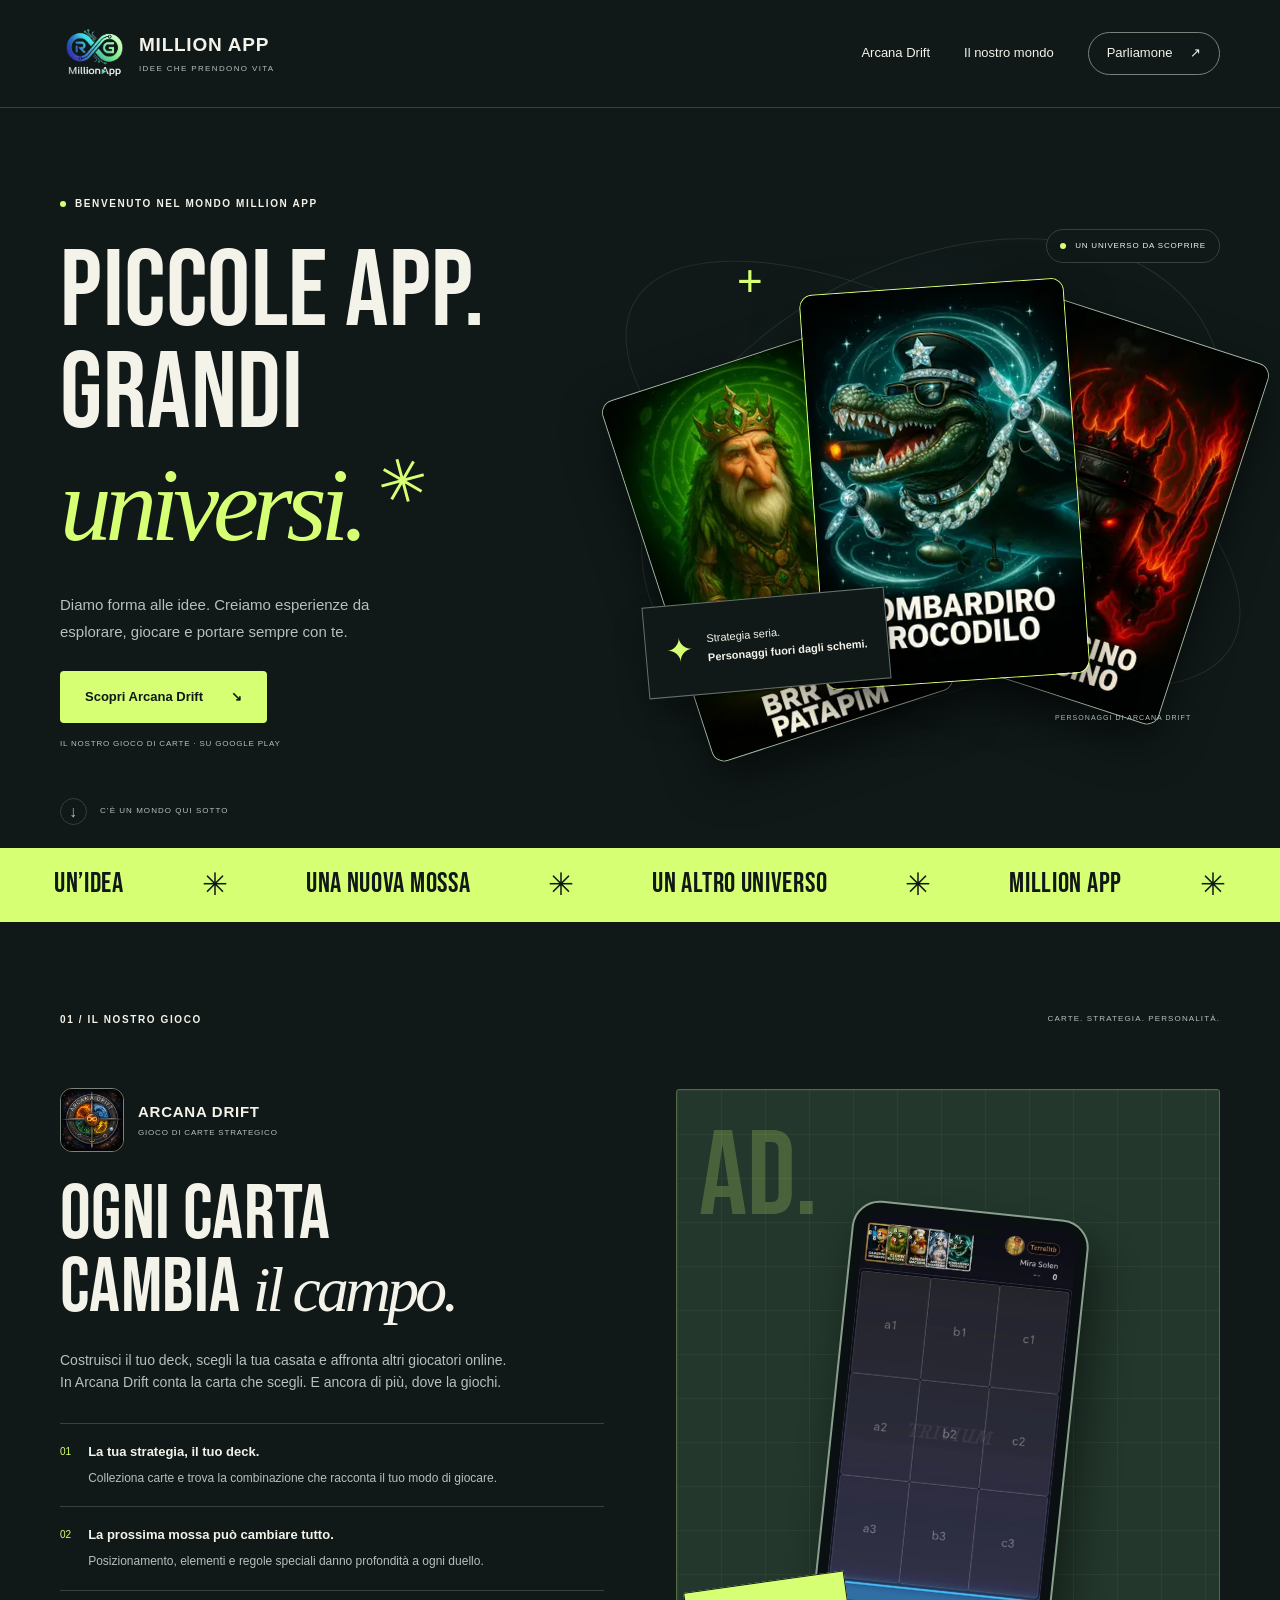
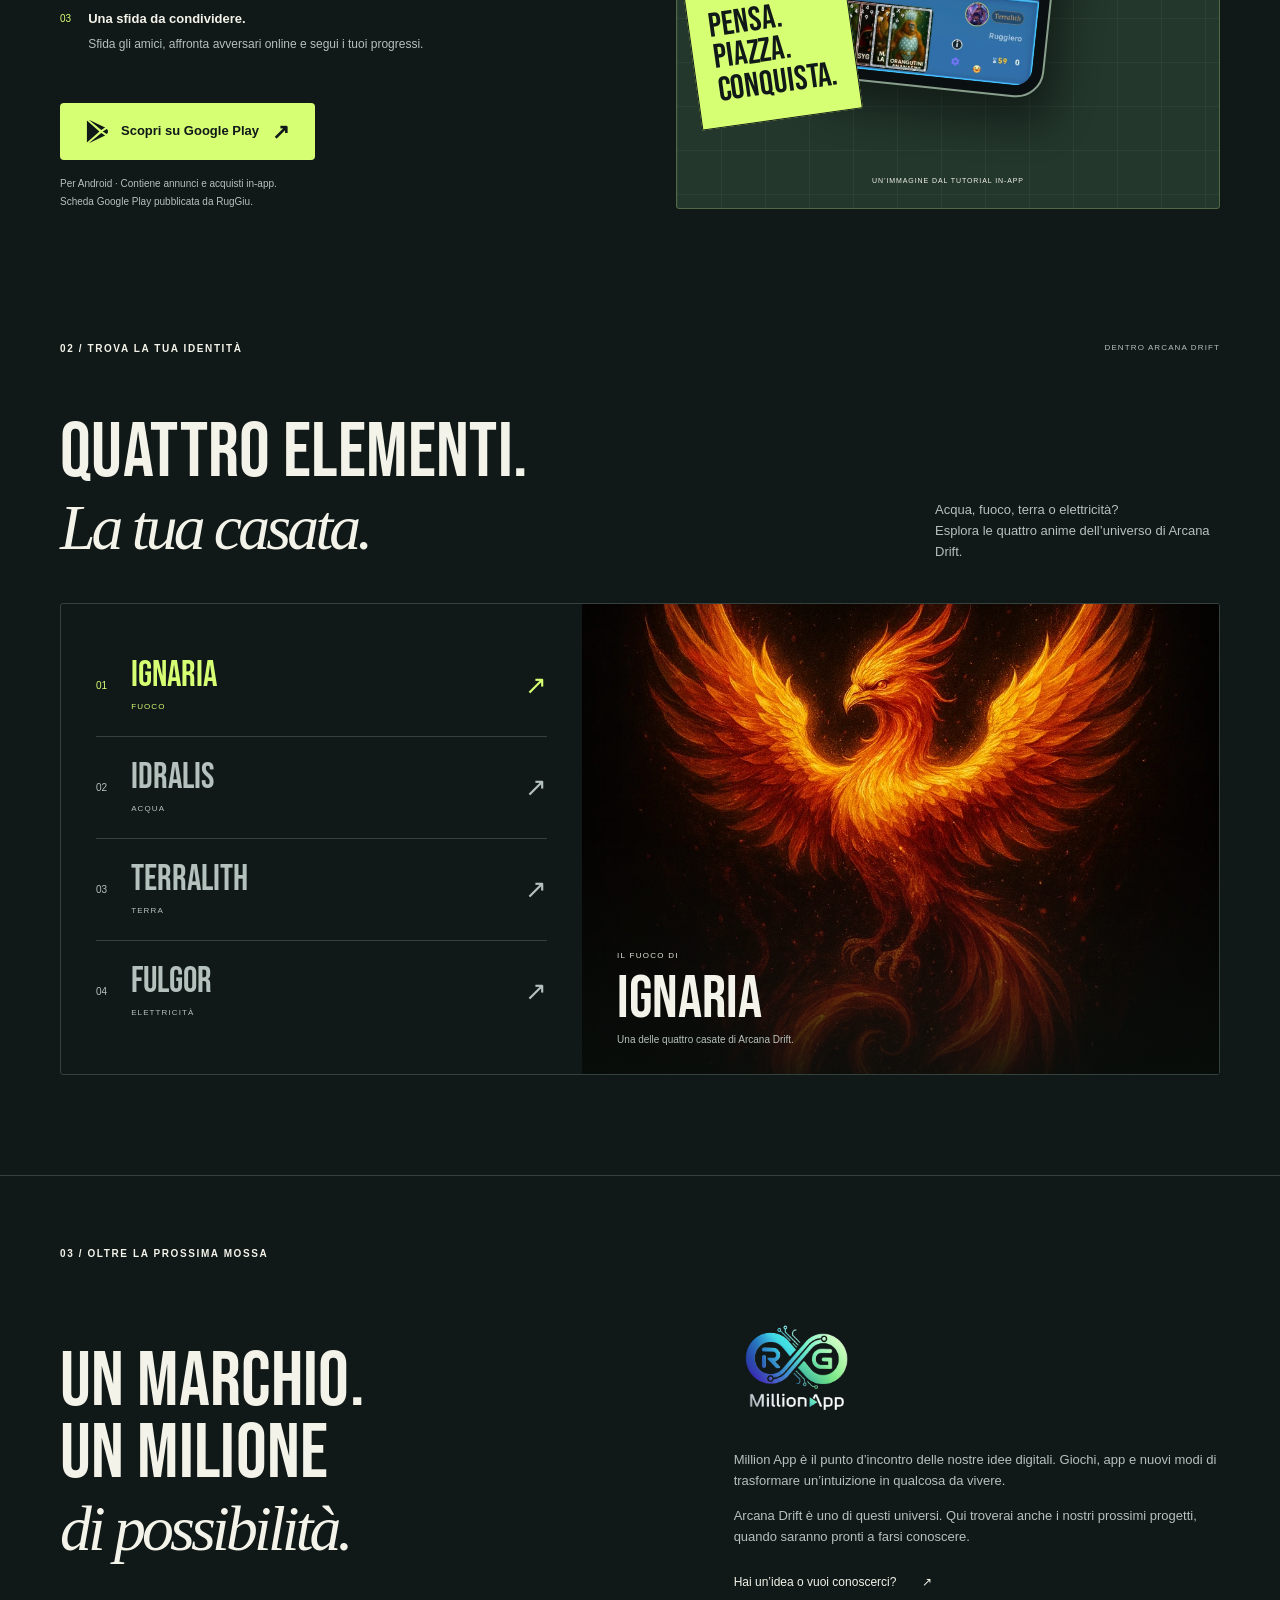
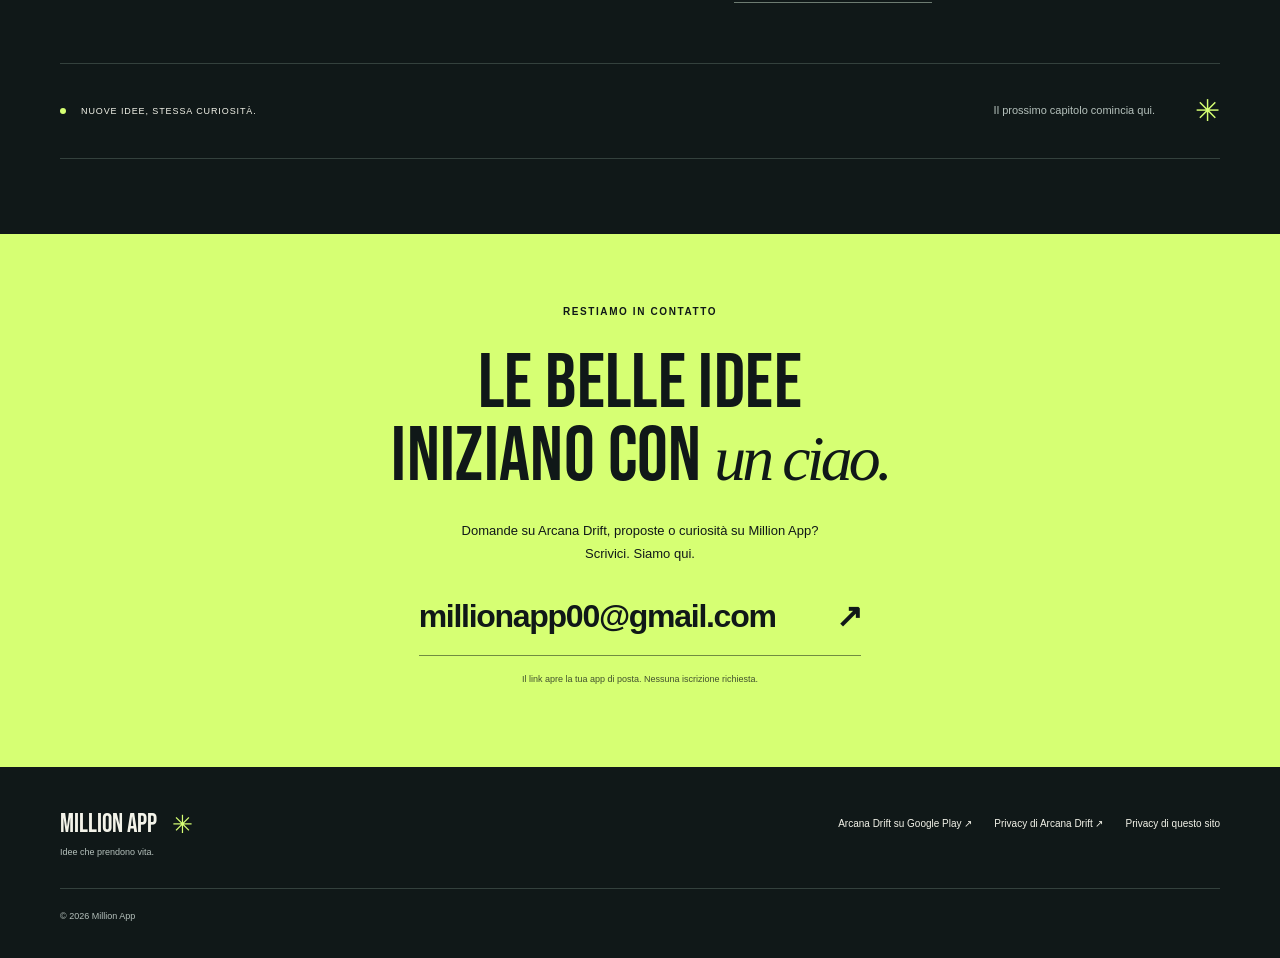
<file: index.html>
<!doctype html>
<html lang="it">
<head>
  <meta charset="utf-8">
  <meta name="viewport" content="width=device-width, initial-scale=1">
  <meta name="theme-color" content="#101818">
  <title>Million App (MillionApp) — Arcana Drift e nuove app</title>
  <meta name="description" content="Scopri Million App e Arcana Drift: carte, casate elementali e duelli strategici online. Un universo da esplorare, una mossa alla volta.">
  <meta property="og:title" content="Million App — Piccole app. Grandi universi.">
  <meta property="og:description" content="Entra nell’universo di Arcana Drift. Scopri il gioco di carte strategico di Million App su Google Play.">
  <meta property="og:type" content="website">
  <meta property="og:site_name" content="Million App">
  <meta property="og:url" content="https://ruggiu-arcana.github.io/millionapp/">
  <meta property="og:image" content="https://ruggiu-arcana.github.io/millionapp/assets/million-app.png">
  <meta property="og:image:alt" content="Logo Million App">
  <link rel="canonical" href="https://ruggiu-arcana.github.io/millionapp/">
  <link rel="icon" href="assets/million-app.png" type="image/png">
  <link rel="preload" href="assets/BebasNeue-Regular.ttf" as="font" type="font/ttf" crossorigin>
  <link rel="stylesheet" href="styles.css">
  <script src="app.js" defer></script>
</head>
<body>
  <a class="skip-link" href="#main">Vai al contenuto</a>
  <header class="header">
    <a class="brand" href="#" aria-label="Million App, inizio pagina">
      <img src="assets/million-app.png" alt="" width="78" height="78">
      <span>MILLION APP<span class="brand-sub">IDEE CHE PRENDONO VITA</span></span>
    </a>
    <nav aria-label="Navigazione principale">
      <a href="#arcana-drift">Arcana Drift</a>
      <a href="#studio">Il nostro mondo</a>
      <a class="nav-contact" href="#contatti">Parliamone <span aria-hidden="true">↗</span></a>
    </nav>
  </header>

  <main id="main">
    <section class="hero section-wrap" aria-labelledby="hero-title">
      <div class="hero-copy">
        <p class="eyebrow"><span class="status-dot"></span> BENVENUTO NEL MONDO MILLION APP</p>
        <h1 id="hero-title">Piccole app.<br>Grandi<br><em>universi.</em><span class="title-star" aria-hidden="true">✳</span></h1>
        <p class="hero-description">Diamo forma alle idee. Creiamo esperienze da esplorare, giocare e portare sempre con te.</p>
        <a class="button button-lime" href="#arcana-drift">Scopri Arcana Drift <span aria-hidden="true">↘</span></a>
        <p class="hero-note">IL NOSTRO GIOCO DI CARTE · SU GOOGLE PLAY</p>
      </div>
      <div class="hero-art" aria-label="Illustrazioni dei personaggi di Arcana Drift">
        <div class="orbit orbit-one" aria-hidden="true"></div><div class="orbit orbit-two" aria-hidden="true"></div>
        <span class="art-plus" aria-hidden="true">+</span>
        <div class="floating-label"><span class="status-dot"></span> UN UNIVERSO DA SCOPRIRE</div>
        <img class="character character-left" src="assets/patapim.webp" alt="Brr Brr Patapim" width="270" height="405">
        <img class="character character-right" src="assets/cappuccino.webp" alt="Cappuccino Assassino" width="270" height="405">
        <img class="character character-center" src="assets/bombardiro.webp" alt="Bombardiro Crocodilo" width="270" height="405" fetchpriority="high">
        <div class="art-label"><span class="mini-star" aria-hidden="true">✦</span><span>Strategia seria.<br><strong>Personaggi fuori dagli schemi.</strong></span></div>
        <span class="art-caption">PERSONAGGI DI ARCANA DRIFT</span>
      </div>
      <a class="scroll-hint" href="#arcana-drift"><span aria-hidden="true">↓</span> C’È UN MONDO QUI SOTTO</a>
    </section>

    <div class="ticker" aria-hidden="true"><span>UN’IDEA</span><b>✳</b><span>UNA NUOVA MOSSA</span><b>✳</b><span>UN ALTRO UNIVERSO</span><b>✳</b><span>MILLION APP</span><b>✳</b></div>

    <section class="featured section-wrap" id="arcana-drift" aria-labelledby="game-title">
      <div class="section-heading"><p class="eyebrow">01 / IL NOSTRO GIOCO</p><span class="small-label">CARTE. STRATEGIA. PERSONALITÀ.</span></div>
      <div class="game-layout">
        <div class="game-copy">
          <div class="app-identity"><img src="assets/arcana-emblem.jpg" alt="Emblema di Arcana Drift" width="64" height="64" loading="lazy"><span>ARCANA DRIFT<small>GIOCO DI CARTE STRATEGICO</small></span></div>
          <h2 id="game-title">Ogni carta<br>cambia <em>il campo.</em></h2>
          <p>Costruisci il tuo deck, scegli la tua casata e affronta altri giocatori online. In Arcana Drift conta la carta che scegli. E ancora di più, dove la giochi.</p>
          <ul class="game-features">
            <li><span aria-hidden="true">01</span><div><h3>La tua strategia, il tuo deck.</h3><p>Colleziona carte e trova la combinazione che racconta il tuo modo di giocare.</p></div></li>
            <li><span aria-hidden="true">02</span><div><h3>La prossima mossa può cambiare tutto.</h3><p>Posizionamento, elementi e regole speciali danno profondità a ogni duello.</p></div></li>
            <li><span aria-hidden="true">03</span><div><h3>Una sfida da condividere.</h3><p>Sfida gli amici, affronta avversari online e segui i tuoi progressi.</p></div></li>
          </ul>
          <a class="button button-lime play-link" href="https://play.google.com/store/apps/details?id=com.millionapp.arcana_drift&amp;hl=it" target="_blank" rel="noopener noreferrer"><svg viewBox="0 0 24 26" aria-hidden="true" width="23" height="25"><path fill="currentColor" d="M2 1.5v23L15 13 2 1.5Zm2-.7 13 10.6 4-2.6L4 .8Zm0 24.4 17-8-4-2.6L4 25.2ZM18.5 13l4.2 2.6c1.7-1 1.7-4.2 0-5.2L18.5 13Z"/></svg><span>Scopri su Google Play</span><span aria-hidden="true">↗</span></a>
          <p class="store-note">Per Android · Contiene annunci e acquisti in-app.<br>Scheda Google Play pubblicata da RugGiu.</p>
        </div>
        <div class="game-visual">
          <span class="visual-number" aria-hidden="true">AD.</span>
          <figure class="phone"><div class="phone-top" aria-hidden="true"></div><img src="assets/gameplay.webp" width="576" height="1228" alt="Immagine del tutorial di Arcana Drift: carte, griglia di gioco e giocatori" loading="lazy"></figure>
          <span class="visual-sticker">PENSA.<br>PIAZZA.<br><em>CONQUISTA.</em></span>
          <p class="image-caption">UN’IMMAGINE DAL TUTORIAL IN-APP</p>
        </div>
      </div>
    </section>

    <section class="houses section-wrap" aria-labelledby="houses-title">
      <div class="section-heading"><p class="eyebrow">02 / TROVA LA TUA IDENTITÀ</p><span class="small-label">DENTRO ARCANA DRIFT</span></div>
      <div class="houses-intro"><h2 id="houses-title">Quattro elementi.<br><em>La tua casata.</em></h2><p>Acqua, fuoco, terra o elettricità?<br>Esplora le quattro anime dell’universo di Arcana Drift.</p></div>
      <div class="house-explorer">
        <div class="house-tabs" role="tablist" aria-label="Casate di Arcana Drift" aria-orientation="vertical">
          <button type="button" role="tab" id="tab-ignaria" aria-controls="house-panel" aria-selected="true" data-house="ignaria"><span class="house-index">01</span><span>Ignaria<small>FUOCO</small></span><span aria-hidden="true">↗</span></button>
          <button type="button" role="tab" id="tab-idralis" aria-controls="house-panel" aria-selected="false" tabindex="-1" data-house="idralis"><span class="house-index">02</span><span>Idralis<small>ACQUA</small></span><span aria-hidden="true">↗</span></button>
          <button type="button" role="tab" id="tab-terralith" aria-controls="house-panel" aria-selected="false" tabindex="-1" data-house="terralith"><span class="house-index">03</span><span>Terralith<small>TERRA</small></span><span aria-hidden="true">↗</span></button>
          <button type="button" role="tab" id="tab-fulgor" aria-controls="house-panel" aria-selected="false" tabindex="-1" data-house="fulgor"><span class="house-index">04</span><span>Fulgor<small>ELETTRICITÀ</small></span><span aria-hidden="true">↗</span></button>
        </div>
        <div id="house-panel" class="house-panel" role="tabpanel" aria-labelledby="tab-ignaria" tabindex="0" data-active="ignaria">
          <img id="house-image" src="assets/ignaria.webp" width="1024" height="1536" alt="Illustrazione della casata Ignaria: una fenice di fuoco" loading="lazy">
          <div class="house-overlay"><span id="house-element">IL FUOCO DI</span><h3 id="house-name">Ignaria</h3><p>Una delle quattro casate di Arcana Drift.</p></div>
        </div>
      </div>
    </section>

    <section class="studio section-wrap" id="studio" aria-labelledby="studio-title">
      <p class="eyebrow">03 / OLTRE LA PROSSIMA MOSSA</p>
      <div class="studio-grid"><h2 id="studio-title">Un marchio.<br>Un milione<br><em>di possibilità.</em></h2><div class="studio-copy"><img src="assets/million-app.png" alt="Logo Million App" width="170" height="170" loading="lazy"><p>Million App è il punto d’incontro delle nostre idee digitali. Giochi, app e nuovi modi di trasformare un’intuizione in qualcosa da vivere.</p><p>Arcana Drift è uno di questi universi. Qui troverai anche i nostri prossimi progetti, quando saranno pronti a farsi conoscere.</p><a class="text-link" href="#contatti">Hai un’idea o vuoi conoscerci? <span aria-hidden="true">↗</span></a></div></div>
      <div class="future-note"><span class="status-dot"></span><p>NUOVE IDEE, STESSA CURIOSITÀ.</p><span>Il prossimo capitolo comincia qui.</span><span aria-hidden="true">✳</span></div>
    </section>

    <section class="contact section-wrap" id="contatti" aria-labelledby="contact-title">
      <p class="eyebrow">RESTIAMO IN CONTATTO</p>
      <h2 id="contact-title">Le belle idee<br>iniziano con <em>un ciao.</em></h2>
      <p>Domande su Arcana Drift, proposte o curiosità su Million App?<br>Scrivici. Siamo qui.</p>
      <a class="email-link" href="mailto:millionapp00@gmail.com">millionapp00@gmail.com <span aria-hidden="true">↗</span></a>
      <p class="contact-note">Il link apre la tua app di posta. Nessuna iscrizione richiesta.</p>
    </section>
  </main>
  <footer class="footer section-wrap"><div><a class="footer-brand" href="#">MILLION APP<span aria-hidden="true">✳</span></a><p>Idee che prendono vita.</p></div><nav aria-label="Link nel piè di pagina"><a href="https://play.google.com/store/apps/details?id=com.millionapp.arcana_drift&amp;hl=it" target="_blank" rel="noopener noreferrer">Arcana Drift su Google Play ↗</a><a href="https://ruggiu-arcana.github.io/arcana-drift-legal/" target="_blank" rel="noopener noreferrer">Privacy di Arcana Drift ↗</a><a href="privacy.html">Privacy di questo sito</a></nav><span class="copyright">© 2026 Million App</span></footer>
</body>
</html>
</file>
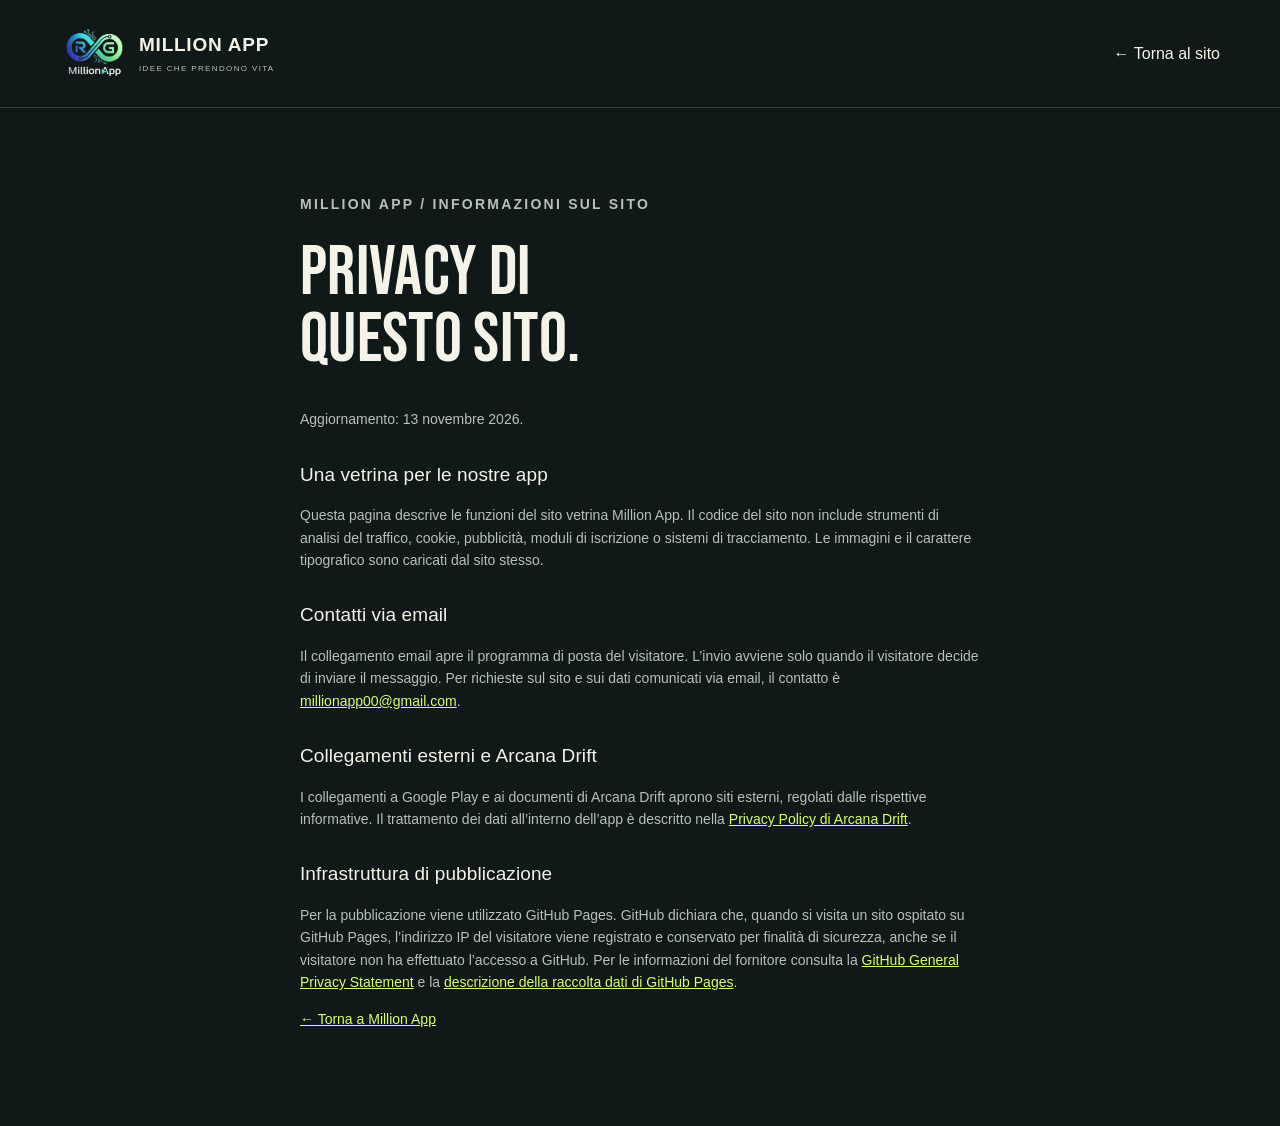
<file: privacy.html>
<!doctype html>
<html lang="it"><head><meta charset="utf-8"><meta name="viewport" content="width=device-width, initial-scale=1"><meta name="theme-color" content="#101818"><meta name="robots" content="noindex"><title>Privacy del sito — Million App</title><link rel="icon" href="assets/million-app.png"><link rel="stylesheet" href="styles.css"></head>
<body><header class="header"><a class="brand" href="index.html"><img src="assets/million-app.png" alt="" width="69" height="69"><span>MILLION APP<span class="brand-sub">IDEE CHE PRENDONO VITA</span></span></a><a href="index.html">← Torna al sito</a></header>
<main class="legal-page section-wrap"><p class="eyebrow">MILLION APP / INFORMAZIONI SUL SITO</p><h1>Privacy di<br>questo sito.</h1><p>Aggiornamento: 13 novembre 2026.</p>
<h2>Una vetrina per le nostre app</h2><p>Questa pagina descrive le funzioni del sito vetrina Million App. Il codice del sito non include strumenti di analisi del traffico, cookie, pubblicità, moduli di iscrizione o sistemi di tracciamento. Le immagini e il carattere tipografico sono caricati dal sito stesso.</p>
<h2>Contatti via email</h2><p>Il collegamento email apre il programma di posta del visitatore. L’invio avviene solo quando il visitatore decide di inviare il messaggio. Per richieste sul sito e sui dati comunicati via email, il contatto è <a href="mailto:millionapp00@gmail.com">millionapp00@gmail.com</a>.</p>
<h2>Collegamenti esterni e Arcana Drift</h2><p>I collegamenti a Google Play e ai documenti di Arcana Drift aprono siti esterni, regolati dalle rispettive informative. Il trattamento dei dati all’interno dell’app è descritto nella <a href="https://ruggiu-arcana.github.io/arcana-drift-legal/" target="_blank" rel="noopener noreferrer">Privacy Policy di Arcana Drift</a>.</p>
<h2>Infrastruttura di pubblicazione</h2><p>Per la pubblicazione viene utilizzato GitHub Pages. GitHub dichiara che, quando si visita un sito ospitato su GitHub Pages, l’indirizzo IP del visitatore viene registrato e conservato per finalità di sicurezza, anche se il visitatore non ha effettuato l’accesso a GitHub. Per le informazioni del fornitore consulta la <a href="https://docs.github.com/en/site-policy/privacy-policies/github-general-privacy-statement" target="_blank" rel="noopener noreferrer">GitHub General Privacy Statement</a> e la <a href="https://docs.github.com/en/pages/getting-started-with-github-pages/what-is-github-pages#data-collection" target="_blank" rel="noopener noreferrer">descrizione della raccolta dati di GitHub Pages</a>.</p>
<p><a href="index.html">← Torna a Million App</a></p></main></body></html>
</file>
<file: styles.css>
@font-face{font-family:Bebas;src:url('assets/BebasNeue-Regular.ttf') format('truetype');font-display:swap}
:root{--bg:#101818;--surface:#192323;--ink:#f3f3e9;--muted:#b5c1bc;--lime:#d6ff73;--line:#34413d;--display:Bebas,'Arial Narrow',Impact,sans-serif;--body:Arial,Helvetica,sans-serif}
*{box-sizing:border-box}html{scroll-behavior:smooth;scroll-padding-top:100px}body{margin:0;background:var(--bg);color:var(--ink);font-family:var(--body);font-size:16px;line-height:1.6}a{color:inherit;text-decoration:none}button{font:inherit}img{max-width:100%;display:block}::selection{background:var(--lime);color:var(--bg)}:focus-visible{outline:3px solid var(--lime);outline-offset:6px}h1,h2,h3,p,figure{margin:0}h1,h2{font-family:var(--display);font-weight:400;line-height:.95;letter-spacing:.005em}h2{font-size:clamp(56px,6vw,86px)}h2 em,h1 em{font-family:Georgia,'Times New Roman',serif;font-weight:400;letter-spacing:-.06em}h2 em{font-size:.83em}section[id]{scroll-margin-top:35px}.section-wrap{max-width:1280px;margin:auto;padding-left:60px;padding-right:60px}.header{max-width:1400px;margin:auto;min-height:108px;padding:12px 60px;display:flex;align-items:center;justify-content:space-between;gap:30px;border-bottom:1px solid var(--line)}.brand{display:flex;align-items:center;gap:10px;font-size:19px;font-weight:800;letter-spacing:.04em;line-height:1.2}.brand img{width:69px;height:69px;object-fit:contain}.brand-sub{display:block;font-size:8px;font-weight:400;letter-spacing:.17em;margin-top:7px;color:var(--muted)}.header nav{display:flex;align-items:center;gap:34px;font-size:13px}.header nav a{padding:12px 0}.header nav a:hover,.footer a:hover{color:var(--lime)}.header nav .nav-contact{border:1px solid #76847c;padding:10px 18px;border-radius:30px}.nav-contact span{margin-left:14px}.hero{min-height:740px;padding-top:74px;padding-bottom:83px;position:relative;display:grid;grid-template-columns:1fr 1fr;align-items:center;gap:10px;overflow:hidden}.eyebrow{font-size:10px;letter-spacing:.16em;font-weight:700;display:flex;align-items:center;gap:9px}.status-dot{display:inline-block;width:6px;height:6px;border-radius:50%;background:var(--lime);flex-shrink:0}.hero h1{font-size:clamp(78px,8.4vw,118px);margin-top:30px;position:relative;z-index:1}.hero h1 em{color:var(--lime);font-size:.96em;line-height:1.15}.title-star{font:normal 60px var(--body);vertical-align:top;color:var(--lime);display:inline-block;margin-left:15px;transform:rotate(-15deg)}.hero-description{font-size:15px;max-width:335px;color:var(--muted);line-height:1.8;margin:26px 0}.button{display:inline-flex;align-items:center;justify-content:center;gap:28px;padding:16px 25px;font-size:13px;font-weight:700;border-radius:4px;transition:background .2s,transform .2s;min-height:52px}.button:hover{transform:translateY(-3px);background:#e4ffa5}.button-lime{background:var(--lime);color:var(--bg)}.button>span:last-child:not(:first-child){font-size:21px;line-height:1}.hero-note{font-size:8px;letter-spacing:.1em;color:var(--muted);margin-top:15px}.hero-art{height:500px;position:relative;isolation:isolate;background:radial-gradient(ellipse at 50% 53%,#41706450,transparent 65%)}.orbit{position:absolute;inset:8% -4%;border:1px solid #678b6538;border-radius:50%;transform:rotate(-28deg);z-index:-1}.orbit-two{inset:21% -10%;transform:rotate(30deg)}.character{position:absolute;width:44%;height:auto;border:1px solid #9db39b;border-radius:13px;box-shadow:0 18px 45px #0008;top:105px}.character-left{left:1%;transform:rotate(-18deg);top:132px}.character-right{right:0;transform:rotate(18deg);top:95px}.character-center{left:29%;top:62px;transform:rotate(-4deg);width:46%;border-color:var(--lime);z-index:2}.floating-label{position:absolute;right:0;top:5px;border:1px solid var(--line);border-radius:30px;padding:10px 13px;font-size:8px;letter-spacing:.1em;display:flex;align-items:center;gap:9px;background:var(--bg)}.art-plus{position:absolute;left:16%;top:22px;font-size:44px;color:var(--lime);font-weight:200}.art-label{position:absolute;bottom:34px;left:0;display:flex;gap:13px;align-items:center;z-index:4;border:1px solid #637168;background:var(--bg);padding:17px 20px;transform:rotate(-5deg);font-size:11px;line-height:1.7;box-shadow:0 15px 30px #0004}.mini-star{color:var(--lime);font-size:33px}.art-label strong{font-weight:600}.art-caption{position:absolute;right:5%;bottom:0;font-size:7px;letter-spacing:.15em;color:var(--muted)}.scroll-hint{position:absolute;bottom:23px;left:60px;font-size:8px;letter-spacing:.13em;display:flex;align-items:center;gap:13px;color:var(--muted)}.scroll-hint span{border:1px solid var(--line);border-radius:50%;width:27px;height:27px;display:grid;place-content:center;font-size:16px}.ticker{background:var(--lime);color:var(--bg);min-height:67px;display:flex;align-items:center;justify-content:space-around;gap:30px;overflow:hidden;padding:12px 30px;white-space:nowrap}.ticker span{font-family:var(--display);font-size:28px;letter-spacing:.025em}.ticker b{font-size:31px;font-weight:400}.section-heading{display:flex;justify-content:space-between;align-items:center;gap:25px;margin-bottom:60px}.small-label{font-size:8px;letter-spacing:.14em;color:var(--muted)}.featured{padding-top:90px;padding-bottom:100px}.game-layout{display:grid;grid-template-columns:1fr 1fr;gap:72px;align-items:center}.app-identity{display:flex;align-items:center;gap:14px;margin-bottom:27px;line-height:1.4;font-size:15px;font-weight:700;letter-spacing:.05em}.app-identity img{border:1px solid #76847c;border-radius:12px}.app-identity small{display:block;font-size:8px;letter-spacing:.1em;color:var(--muted);font-weight:400;margin-top:5px}.game-copy>p{font-size:14px;color:var(--muted);margin-top:24px;max-width:450px}.game-features{list-style:none;padding:0;margin:30px 0}.game-features li{display:flex;gap:17px;border-top:1px solid var(--line);padding:18px 0}.game-features li>span{color:var(--lime);font-size:10px;padding-top:2px}.game-features h3{font-size:13px;font-weight:600;margin-bottom:5px}.game-features p{font-size:12px;color:var(--muted);line-height:1.7}.play-link{gap:13px}.play-link>span:first-of-type{font-size:13px}.game-copy .store-note{font-size:10px;margin-top:15px;line-height:1.8}.game-visual{position:relative;min-height:720px;background:#23372c;border:1px solid #526945;overflow:hidden;display:flex;align-items:center;justify-content:center;border-radius:3px}.game-visual:before{content:'';position:absolute;inset:0;background-image:linear-gradient(#a6c28b12 1px,transparent 1px),linear-gradient(90deg,#a6c28b12 1px,transparent 1px);background-size:44px 44px}.visual-number{position:absolute;top:16px;left:22px;font:120px var(--display);color:#d6ff7338}.phone{width:238px;padding:10px;background:#0a1011;border:2px solid #899f8d;border-radius:28px;transform:rotate(6deg);position:relative;box-shadow:12px 24px 40px #0007}.phone img{width:100%;height:auto;border-radius:18px}.phone-top{position:absolute;top:14px;left:38%;width:24%;height:9px;background:#0b1110;border-radius:8px}.visual-sticker{position:absolute;bottom:88px;left:15px;font:34px/.95 var(--display);background:var(--lime);color:var(--bg);padding:20px;transform:rotate(-8deg);border:1px solid var(--bg)}.visual-sticker em{font-style:normal}.image-caption{position:absolute;bottom:22px;text-align:center;font-size:7px;letter-spacing:.13em}.houses{padding-top:30px;padding-bottom:100px}.houses-intro{display:flex;align-items:end;justify-content:space-between;margin-bottom:40px;gap:40px}.houses-intro p{font-size:13px;color:var(--muted);max-width:285px}.house-explorer{display:grid;grid-template-columns:.9fr 1.1fr;border:1px solid var(--line);border-radius:3px;overflow:hidden}.house-tabs{padding:20px 35px;display:flex;flex-direction:column;justify-content:center}.house-tabs button{display:flex;align-items:center;gap:24px;cursor:pointer;color:var(--muted);background:transparent;border:0;border-bottom:1px solid var(--line);padding:23px 0;text-align:left;width:100%}.house-tabs button:last-child{border-bottom:0}.house-tabs button>span:nth-child(2){font:36px/1 var(--display);flex:1}.house-tabs small{font:8px/1.5 var(--body);letter-spacing:.14em;display:block;margin-top:7px}.house-index{font-size:10px}.house-tabs button>span:last-child{font-size:26px}.house-tabs button[aria-selected=true]{color:var(--lime)}.house-tabs button:hover{color:var(--ink)}.house-tabs button[aria-selected=true]:hover{color:var(--lime)}.house-panel{position:relative;height:470px;overflow:hidden;background:#060a08}.house-panel>img{height:100%;width:100%;object-fit:cover;object-position:center 43%}.house-overlay{position:absolute;bottom:0;left:0;right:0;padding:100px 35px 26px;background:linear-gradient(transparent,#080e0be8)}.house-overlay>span{font-size:8px;letter-spacing:.16em;color:#e0e5d8}.house-overlay h3{font:60px/1.1 var(--display)}.house-overlay p{font-size:10px;color:var(--muted)}.studio{border-top:1px solid var(--line);padding-top:70px;padding-bottom:75px}.studio-grid{display:grid;grid-template-columns:1.2fr 1fr;gap:90px;margin-top:45px;align-items:center}.studio-copy img{width:125px;height:125px;object-fit:contain;margin-bottom:18px}.studio-copy p{font-size:13px;color:var(--muted);margin-bottom:15px}.text-link{font-size:12px;display:inline-flex;gap:26px;align-items:center;border-bottom:1px solid #6d7b71;padding:10px 0}.text-link:hover{color:var(--lime)}.future-note{border-top:1px solid var(--line);border-bottom:1px solid var(--line);margin-top:60px;padding:23px 0;display:flex;align-items:center;gap:15px}.future-note p{font-size:9px;letter-spacing:.1em;flex:1}.future-note>span:nth-last-child(2){font-size:11px;color:var(--muted)}.future-note>span:last-child{font-size:30px;color:var(--lime);margin-left:25px}.contact{padding-top:70px;padding-bottom:80px;text-align:center;background:var(--lime);color:var(--bg);max-width:none}.contact .eyebrow{justify-content:center}.contact h2{margin:28px auto 25px;font-size:clamp(54px,6vw,88px)}.contact>p:not(.eyebrow){font-size:13px;line-height:1.8}.email-link{display:inline-flex;align-items:center;gap:60px;margin:25px 0 15px;border-bottom:1px solid #718c41;padding-bottom:13px;font-size:clamp(19px,3vw,32px);font-weight:600;letter-spacing:-.04em}.email-link:hover{color:#355038}.contact .contact-note{font-size:9px!important;opacity:.75}.footer{padding-top:42px;padding-bottom:35px;display:grid;grid-template-columns:1fr 1fr;gap:20px;align-items:start}.footer-brand{font:26px var(--display);display:flex;align-items:center;gap:15px}.footer-brand span{color:var(--lime);font:25px var(--body)}.footer p,.copyright{font-size:9px;color:var(--muted);margin-top:5px}.footer nav{display:flex;flex-wrap:wrap;justify-content:flex-end;gap:12px 22px;max-width:450px;justify-self:end;font-size:10px;padding-top:7px}.copyright{grid-column:1/-1;border-top:1px solid var(--line);padding-top:20px;margin-top:8px}.skip-link{position:fixed;left:10px;top:-100px;background:var(--lime);color:var(--bg);padding:12px;z-index:20}.skip-link:focus{top:10px}.legal-page{max-width:800px;padding-top:70px;padding-bottom:80px;min-height:70vh}.legal-page h1{font-size:70px;margin-bottom:35px}.legal-page h2{font-family:var(--body);font-size:19px;line-height:1.5;margin:30px 0 12px}.legal-page p{color:var(--muted);font-size:14px;margin:15px 0}.legal-page a{color:var(--lime);text-decoration:underline;overflow-wrap:anywhere}.legal-page .eyebrow{margin-bottom:25px}
@media(min-width:1440px){.hero{min-height:800px}.hero-art{height:530px}.character-center{top:65px}.art-label{bottom:48px}}
@media(max-width:1000px){.section-wrap{padding-left:35px;padding-right:35px}.header{padding-left:30px;padding-right:30px}.header nav{gap:20px}.hero{min-height:710px;padding-top:65px}.hero h1{font-size:90px}.hero-art{height:430px}.hero-description{font-size:13px}.character-center{top:90px}.character-left{top:150px}.character-right{top:120px}.art-label{bottom:5px;padding:12px;font-size:9px}.art-caption{bottom:-25px}.floating-label{font-size:6px}.art-plus{top:39px}.title-star{font-size:43px;margin-left:9px}.scroll-hint{left:35px}.game-layout{gap:35px}.game-visual{min-height:660px}.phone{width:205px}.visual-sticker{font-size:28px;bottom:68px;left:10px;padding:13px}.section-heading{margin-bottom:45px}.studio-grid{gap:50px}.house-tabs{padding:20px}.house-tabs button{gap:16px}.house-panel{height:430px}.ticker span{font-size:24px}.ticker{gap:20px}.brand{font-size:16px}}
@media(max-width:700px){html{scroll-padding-top:30px}.section-wrap{padding-left:24px;padding-right:24px}.header{min-height:85px;padding:10px 20px;gap:12px}.brand{font-size:14px;gap:6px}.brand img{width:49px;height:49px}.brand-sub{font-size:5px;margin-top:5px}.header nav{gap:10px;font-size:10px}.header nav>a:nth-child(2){display:none}.header nav .nav-contact{padding:7px 11px}.nav-contact span{margin-left:5px}.hero{display:flex;flex-direction:column;align-items:stretch;gap:0;padding-top:45px;padding-bottom:65px;min-height:unset;overflow:hidden}.eyebrow{font-size:8px}.hero h1{font-size:88px;margin-top:24px;line-height:.91}.hero h1 br:nth-child(2){display:none}.hero h1 em{display:block;font-size:1.02em;line-height:1.07}.title-star{position:absolute;left:285px;bottom:15px;font-size:34px}.hero-description{font-size:14px;max-width:330px;margin-top:22px;margin-bottom:24px}.hero-note{font-size:7px}.hero-art{height:440px;margin-top:30px;margin-left:-1px;margin-right:0;max-width:450px;width:100%;align-self:center}.character-center{width:44%;left:29%;top:48px}.character-left{width:42%;left:5%;top:100px}.character-right{width:42%;right:5%;top:80px}.floating-label{font-size:6px;top:0;right:3%}.art-label{bottom:35px;left:5%;font-size:10px;padding:13px 18px}.art-plus{top:0;left:15%;font-size:36px}.art-caption{bottom:7px;right:10%;font-size:6px}.orbit{inset:10% 0 18%}.orbit-two{inset:24% -2% 16%}.scroll-hint{left:24px;bottom:18px;font-size:7px}.ticker{min-height:58px;justify-content:flex-start;padding-left:24px;gap:22px}.ticker span{font-size:23px}.ticker b{font-size:26px}.featured{padding-top:58px;padding-bottom:65px}.section-heading{margin-bottom:35px}.small-label{font-size:6px;max-width:100px;text-align:right}.game-layout{grid-template-columns:1fr;gap:38px}.app-identity{margin-bottom:22px}.app-identity img{width:53px;height:53px}h2{font-size:61px}.game-copy>p{font-size:14px}.game-features h3{font-size:13px}.game-features p{font-size:12px}.game-visual{min-height:620px;max-width:420px;width:100%;justify-self:center}.phone{width:229px}.visual-sticker{bottom:70px;left:10px;font-size:31px}.visual-number{font-size:100px}.houses{padding-top:15px;padding-bottom:65px}.houses-intro{display:block;margin-bottom:30px}.houses-intro p{margin-top:23px;font-size:13px}.house-explorer{grid-template-columns:1fr}.house-tabs{display:grid;grid-template-columns:1fr 1fr;padding:10px 18px;gap:0 20px}.house-tabs button{padding:17px 0;gap:12px}.house-tabs button>span:nth-child(2){font-size:27px}.house-tabs button>span:last-child{font-size:18px}.house-tabs button:nth-child(3){border-bottom:0}.house-tabs small{font-size:6px}.house-index{font-size:8px}.house-panel{height:405px}.house-overlay h3{font-size:52px}.studio{padding-top:45px;padding-bottom:45px}.studio-grid{grid-template-columns:1fr;gap:30px;margin-top:28px}.studio-copy img{width:108px;height:108px;margin-bottom:18px}.studio-copy p{font-size:14px}.future-note{margin-top:35px;gap:9px;flex-wrap:wrap}.future-note p{font-size:8px}.future-note>span:nth-last-child(2){font-size:10px;flex-basis:100%;padding-left:15px}.future-note>span:last-child{display:none}.contact{padding-top:55px;padding-bottom:55px}.contact h2{font-size:59px}.contact>p:not(.eyebrow){font-size:12px}.email-link{gap:25px;font-size:22px;letter-spacing:-.035em}.footer{padding-top:30px;grid-template-columns:1fr}.footer nav{justify-content:flex-start;justify-self:start;gap:13px 20px}.copyright{margin-top:12px}.legal-page h1{font-size:56px}.legal-page h2{font-size:18px}}
@media(max-width:370px){.brand{font-size:13px;white-space:nowrap}.brand img{width:40px;height:40px}.header nav{font-size:10px;gap:8px}.header nav>a:first-child{display:none}.header nav .nav-contact{padding:7px 10px}.hero h1{font-size:64px}.title-star{display:none}.hero-art{height:380px}.art-label{bottom:20px}.house-tabs{gap:0 15px;padding:10px 15px}.house-tabs button{gap:8px}.contact h2{font-size:52px}.email-link{font-size:20px;gap:18px}.small-label{display:none}}
@media(prefers-reduced-motion:reduce){html{scroll-behavior:auto}*,*:before,*:after{transition:none!important;animation:none!important}}
</file>
